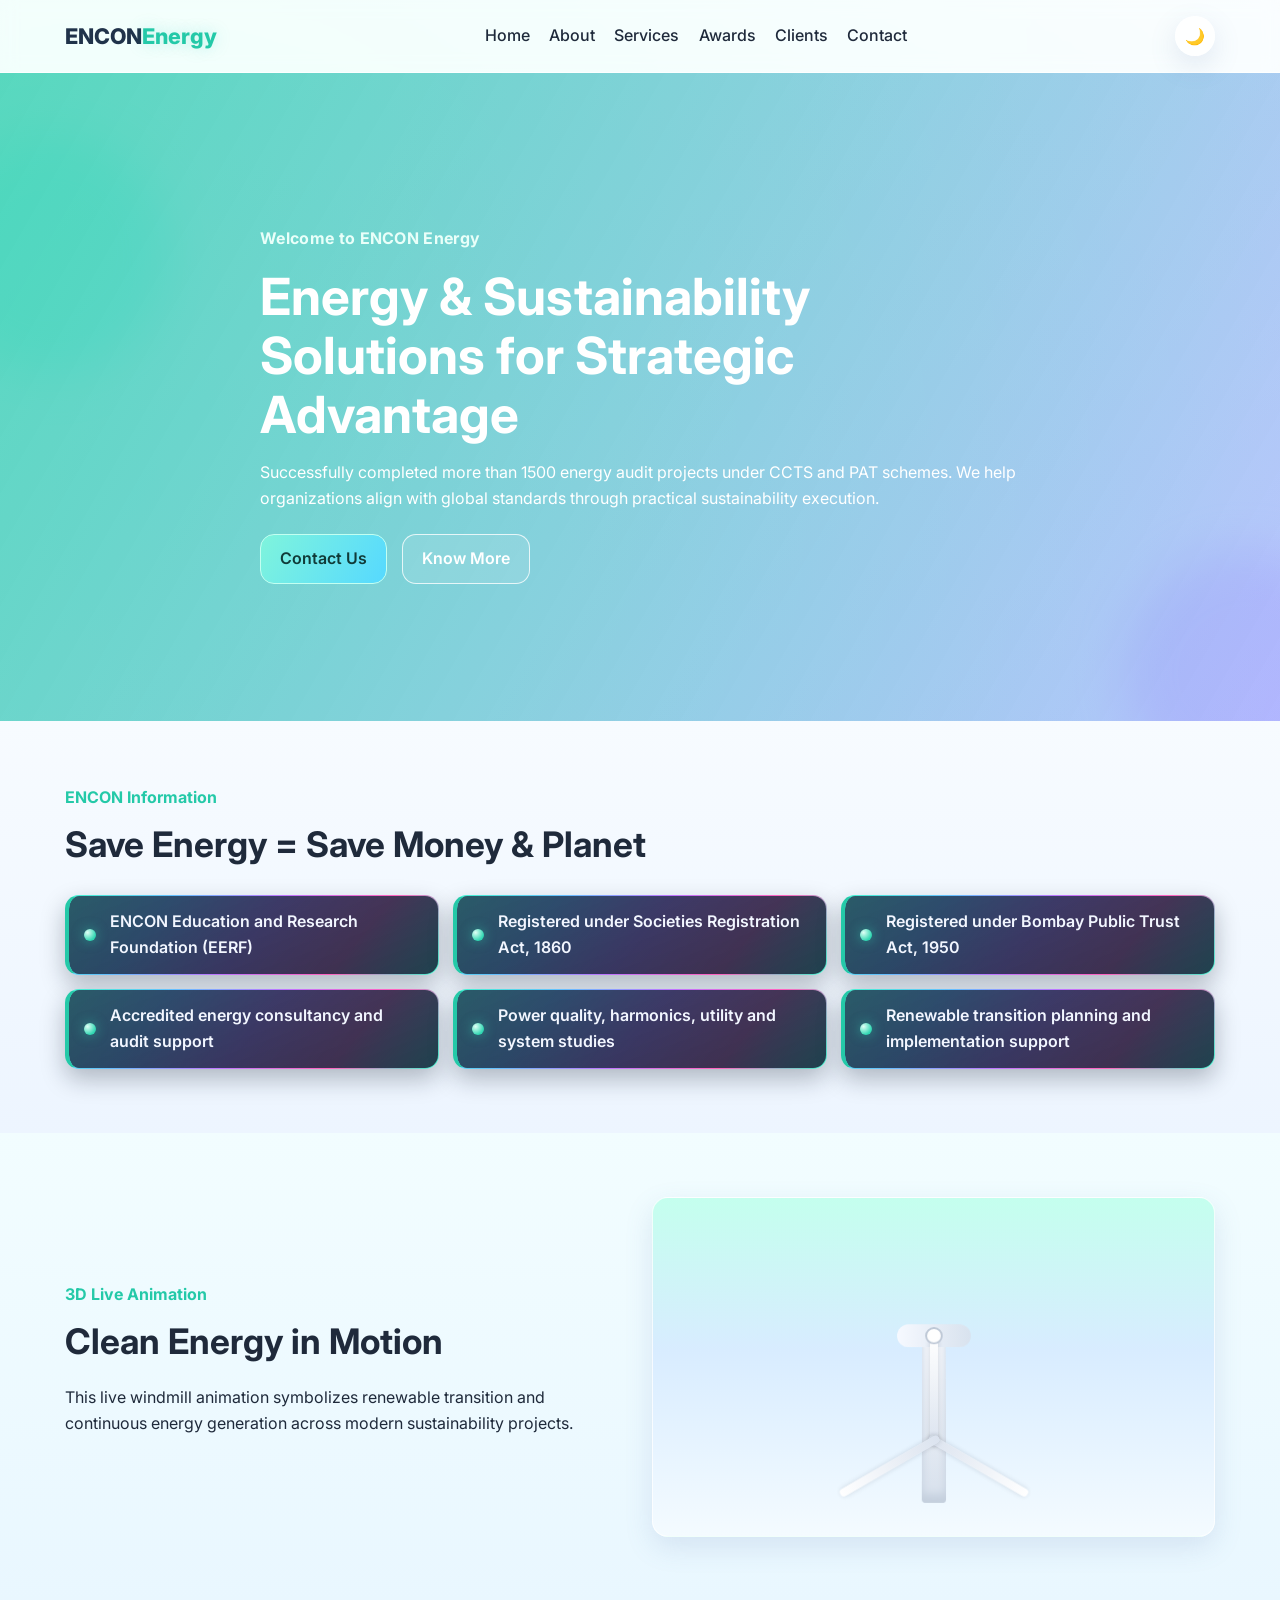
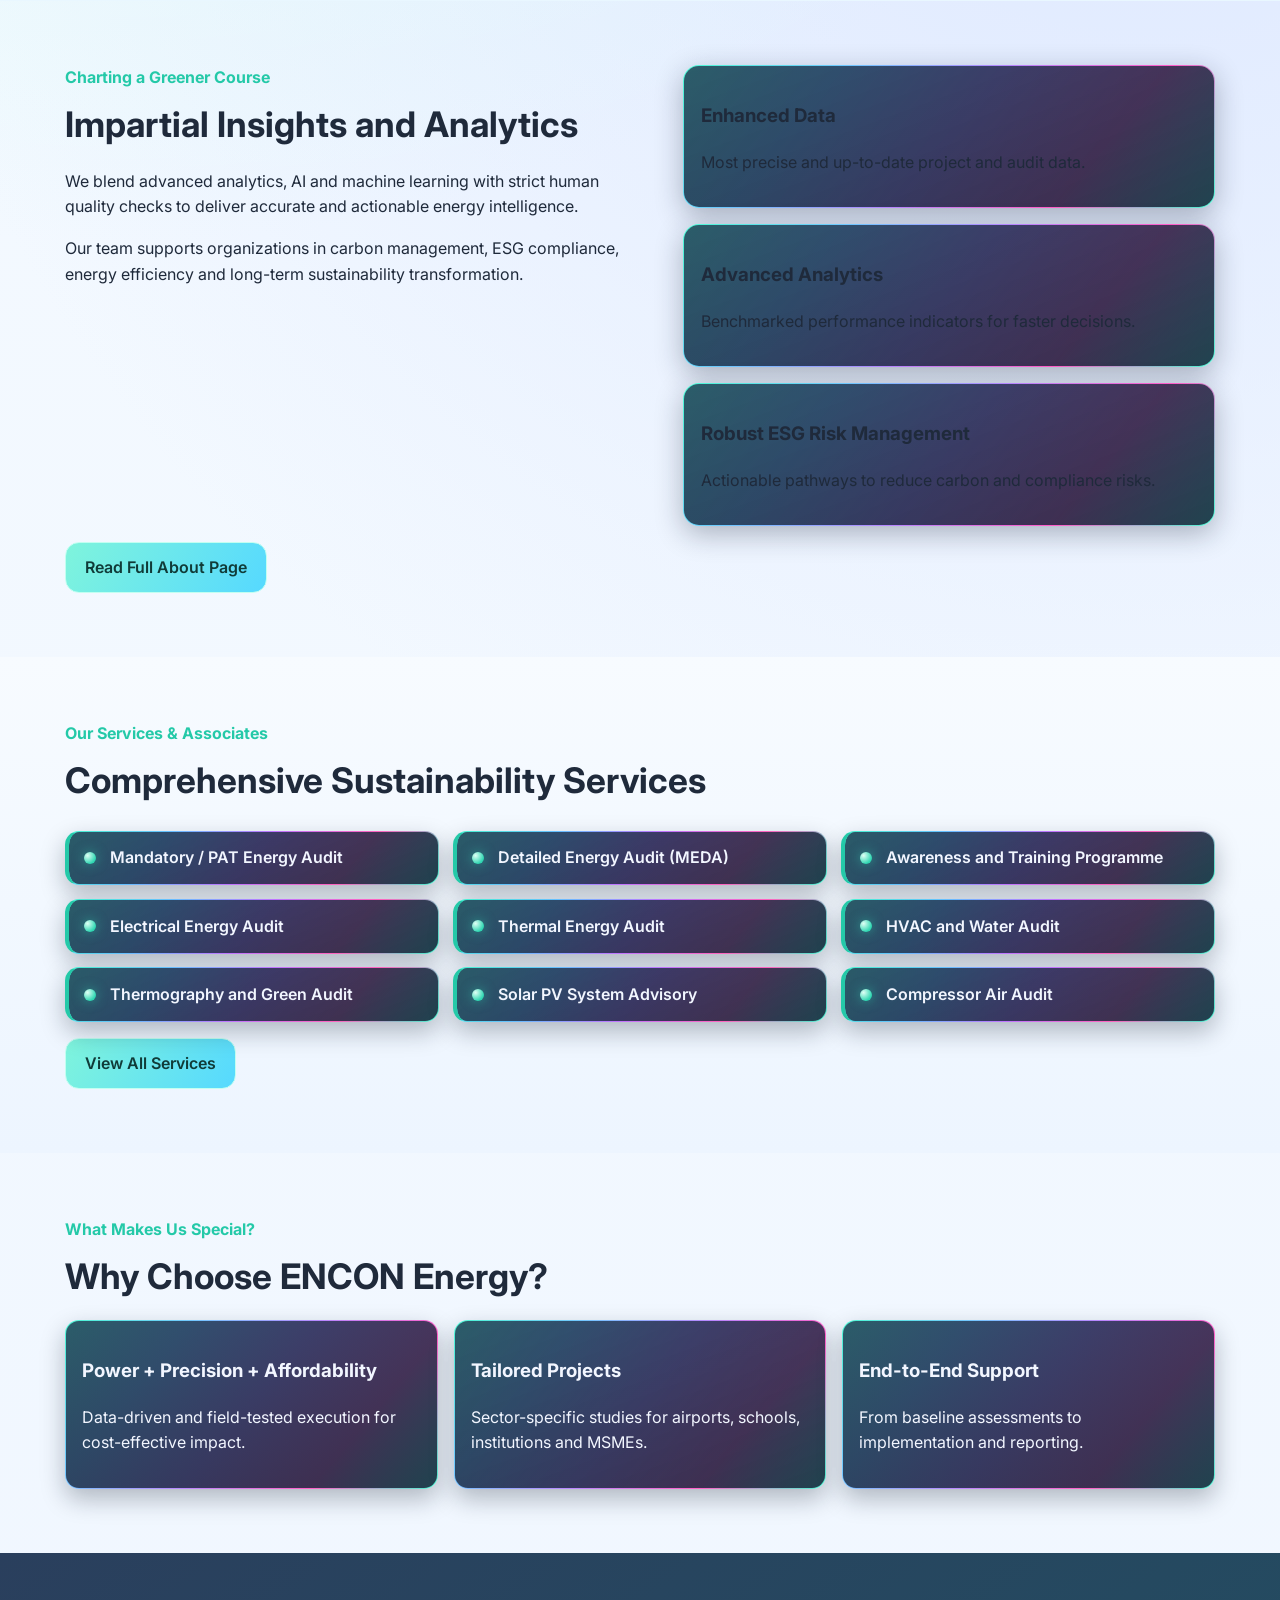
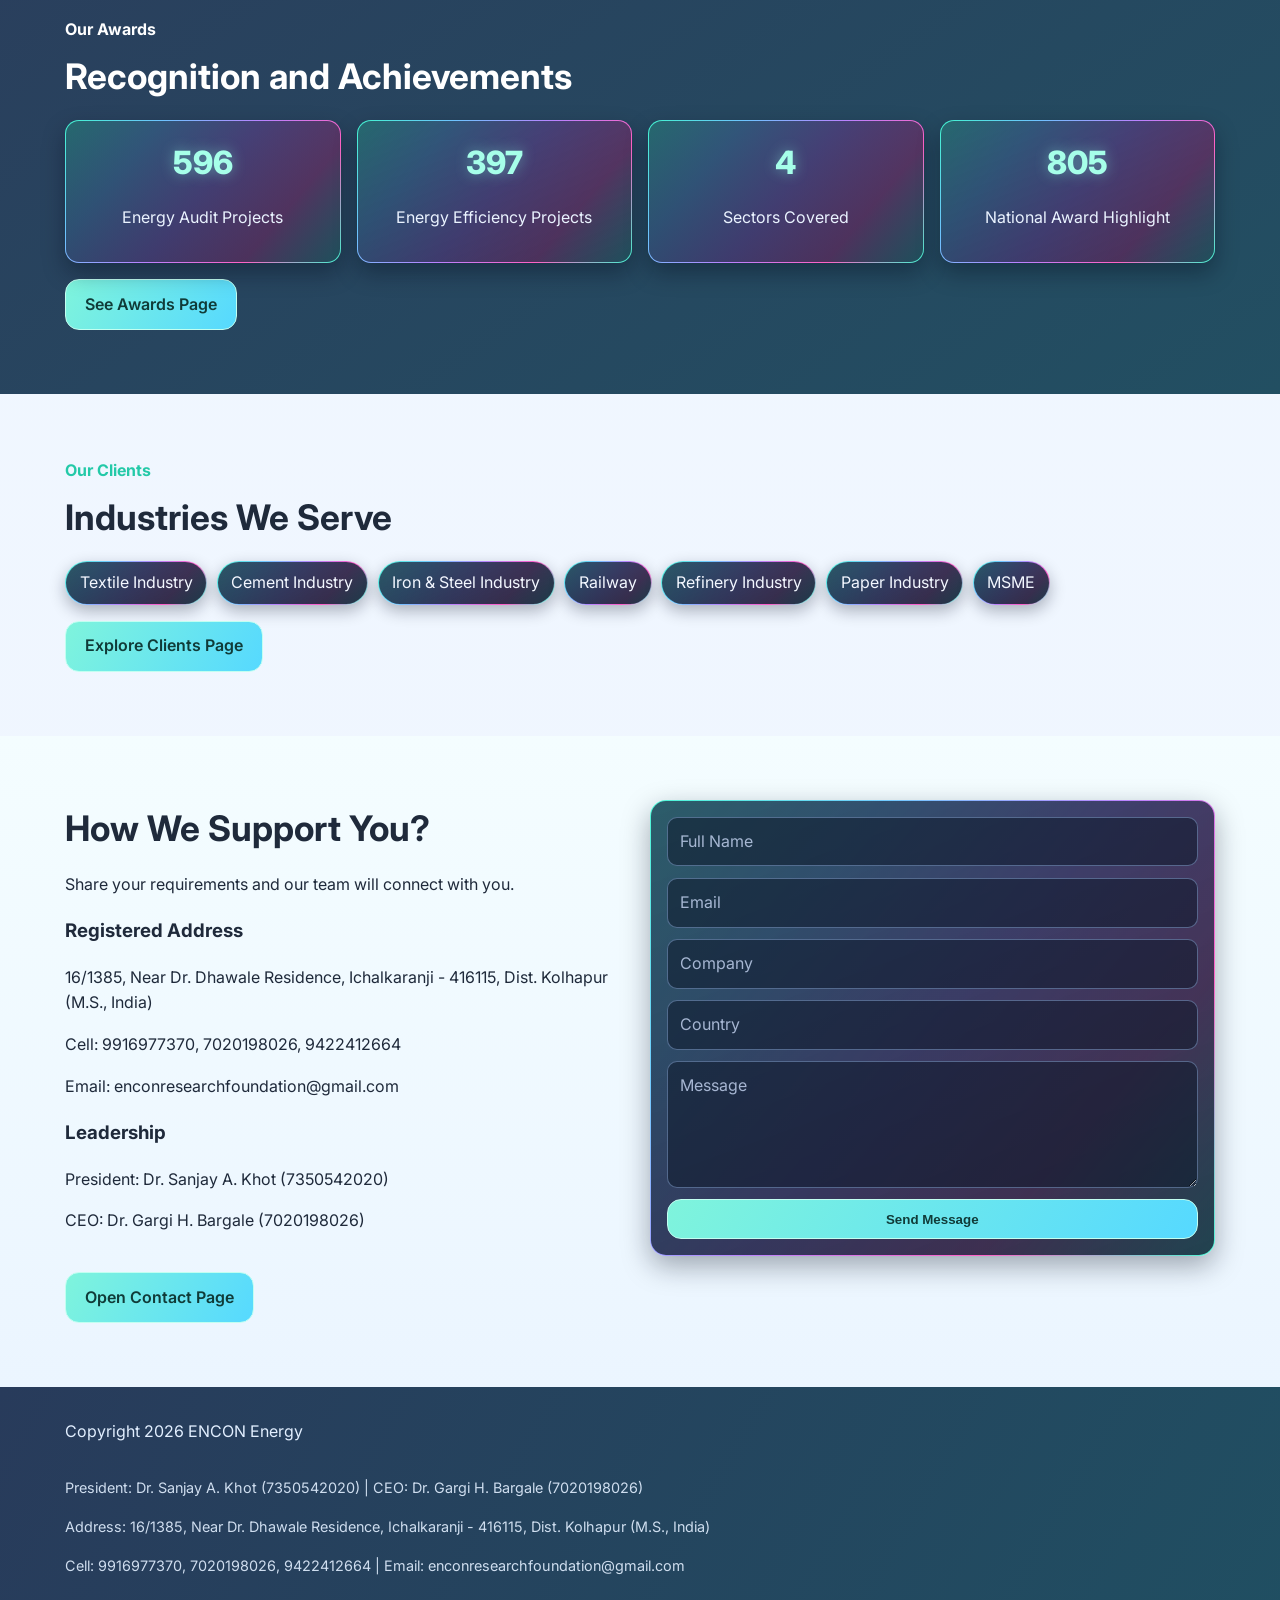
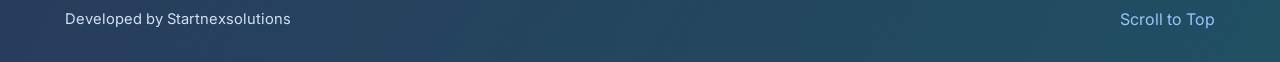
<file: index.html>
<!DOCTYPE html>
<html lang="en">
<head>
  <meta charset="UTF-8">
  <meta name="viewport" content="width=device-width, initial-scale=1.0">
  <title>ENCON Energy | Home</title>
  <link rel="preconnect" href="https://fonts.googleapis.com">
  <link rel="preconnect" href="https://fonts.gstatic.com" crossorigin>
  <link href="https://fonts.googleapis.com/css2?family=Inter:wght@400;500;600;700;800&display=swap" rel="stylesheet">
  <link rel="stylesheet" href="styles.css">
</head>
<body>
  <header class="site-header" id="top">
    <div class="container nav-wrap">
      <a class="logo" href="index.html">ENCON<span>Energy</span></a>
      <nav class="nav" id="mainNav">
        <ul>
          <li><a href="index.html">Home</a></li>
          <li><a href="about.html">About</a></li>
          <li><a href="services.html">Services</a></li>
          <li><a href="awards.html">Awards</a></li>
          <li><a href="clients.html">Clients</a></li>
          <li><a href="contact.html">Contact</a></li>
        </ul>
      </nav>
      <div class="header-actions">
        <button class="theme-toggle" id="themeToggle" aria-label="Switch theme">🌙</button>
        <button class="menu-toggle" id="menuToggle" aria-label="Toggle menu" aria-expanded="false">
          <span></span><span></span><span></span>
        </button>
      </div>
    </div>
  </header>

  <section class="hero" id="home">
    <div class="hero-overlay">
      <div class="container hero-content">
        <p class="hero-tag">Welcome to ENCON Energy</p>
        <h1>Energy & Sustainability Solutions for Strategic Advantage</h1>
        <p>
          Successfully completed more than 1500 energy audit projects under CCTS and PAT schemes.
          We help organizations align with global standards through practical sustainability execution.
        </p>
        <div class="hero-actions">
          <a href="contact.html" class="btn btn-primary">Contact Us</a>
          <a href="services.html" class="btn btn-ghost">Know More</a>
        </div>
      </div>
    </div>
  </section>

  <section class="section bg-light">
    <div class="container">
      <p class="section-kicker">ENCON Information</p>
      <h2>Save Energy = Save Money & Planet</h2>
      <div class="service-grid">
        <div class="service-item">ENCON Education and Research Foundation (EERF)</div>
        <div class="service-item">Registered under Societies Registration Act, 1860</div>
        <div class="service-item">Registered under Bombay Public Trust Act, 1950</div>
        <div class="service-item">Accredited energy consultancy and audit support</div>
        <div class="service-item">Power quality, harmonics, utility and system studies</div>
        <div class="service-item">Renewable transition planning and implementation support</div>
      </div>
    </div>
  </section>

  <section class="section windmill-section" id="windmill">
    <div class="container windmill-grid">
      <div>
        <p class="section-kicker">3D Live Animation</p>
        <h2>Clean Energy in Motion</h2>
        <p>
          This live windmill animation symbolizes renewable transition and
          continuous energy generation across modern sustainability projects.
        </p>
      </div>
      <div class="windmill-scene" aria-hidden="true">
        <div class="windmill">
          <div class="tower"></div>
          <div class="nacelle"></div>
          <div class="hub"></div>
          <div class="blades">
            <span class="blade blade-1"></span>
            <span class="blade blade-2"></span>
            <span class="blade blade-3"></span>
          </div>
        </div>
        <span class="cloud cloud-1"></span>
        <span class="cloud cloud-2"></span>
      </div>
    </div>
  </section>

  <section class="section" id="about">
    <div class="container grid-2">
      <div>
        <p class="section-kicker">Charting a Greener Course</p>
        <h2>Impartial Insights and Analytics</h2>
        <p>
          We blend advanced analytics, AI and machine learning with strict human quality checks to
          deliver accurate and actionable energy intelligence.
        </p>
        <p>
          Our team supports organizations in carbon management, ESG compliance, energy efficiency
          and long-term sustainability transformation.
        </p>
      </div>
      <div class="cards">
        <article class="card">
          <h3>Enhanced Data</h3>
          <p>Most precise and up-to-date project and audit data.</p>
        </article>
        <article class="card">
          <h3>Advanced Analytics</h3>
          <p>Benchmarked performance indicators for faster decisions.</p>
        </article>
        <article class="card">
          <h3>Robust ESG Risk Management</h3>
          <p>Actionable pathways to reduce carbon and compliance risks.</p>
        </article>
      </div>
    </div>
    <div class="container section-link-wrap">
      <a class="btn btn-primary" href="about.html">Read Full About Page</a>
    </div>
  </section>

  <section class="section bg-light" id="services">
    <div class="container">
      <p class="section-kicker">Our Services & Associates</p>
      <h2>Comprehensive Sustainability Services</h2>
      <div class="service-grid">
        <div class="service-item">Mandatory / PAT Energy Audit</div>
        <div class="service-item">Detailed Energy Audit (MEDA)</div>
        <div class="service-item">Awareness and Training Programme</div>
        <div class="service-item">Electrical Energy Audit</div>
        <div class="service-item">Thermal Energy Audit</div>
        <div class="service-item">HVAC and Water Audit</div>
        <div class="service-item">Thermography and Green Audit</div>
        <div class="service-item">Solar PV System Advisory</div>
        <div class="service-item">Compressor Air Audit</div>
      </div>
    </div>
    <div class="container section-link-wrap">
      <a class="btn btn-primary" href="services.html">View All Services</a>
    </div>
  </section>

  <section class="section" id="team">
    <div class="container">
      <p class="section-kicker">What Makes Us Special?</p>
      <h2>Why Choose ENCON Energy?</h2>
      <div class="feature-grid">
        <article>
          <h3>Power + Precision + Affordability</h3>
          <p>Data-driven and field-tested execution for cost-effective impact.</p>
        </article>
        <article>
          <h3>Tailored Projects</h3>
          <p>Sector-specific studies for airports, schools, institutions and MSMEs.</p>
        </article>
        <article>
          <h3>End-to-End Support</h3>
          <p>From baseline assessments to implementation and reporting.</p>
        </article>
      </div>
    </div>
  </section>

  <section class="section bg-dark" id="awards">
    <div class="container">
      <p class="section-kicker">Our Awards</p>
      <h2>Recognition and Achievements</h2>
      <div class="stats">
        <div class="stat">
          <span class="count" data-target="1500">0</span>
          <p>Energy Audit Projects</p>
        </div>
        <div class="stat">
          <span class="count" data-target="1000">0</span>
          <p>Energy Efficiency Projects</p>
        </div>
        <div class="stat">
          <span class="count" data-target="12">0</span>
          <p>Sectors Covered</p>
        </div>
        <div class="stat">
          <span class="count" data-target="2025">0</span>
          <p>National Award Highlight</p>
        </div>
      </div>
    </div>
    <div class="container section-link-wrap">
      <a class="btn btn-primary" href="awards.html">See Awards Page</a>
    </div>
  </section>

  <section class="section" id="clients">
    <div class="container">
      <p class="section-kicker">Our Clients</p>
      <h2>Industries We Serve</h2>
      <div class="industries">
        <span>Textile Industry</span>
        <span>Cement Industry</span>
        <span>Iron & Steel Industry</span>
        <span>Railway</span>
        <span>Refinery Industry</span>
        <span>Paper Industry</span>
        <span>MSME</span>
      </div>
    </div>
    <div class="container section-link-wrap">
      <a class="btn btn-primary" href="clients.html">Explore Clients Page</a>
    </div>
  </section>

  <section class="section contact" id="contact">
    <div class="container contact-grid">
      <div>
        <h2>How We Support You?</h2>
        <p>Share your requirements and our team will connect with you.</p>
        <div class="office">
          <h3>Registered Address</h3>
          <p>16/1385, Near Dr. Dhawale Residence, Ichalkaranji - 416115, Dist. Kolhapur (M.S., India)</p>
          <p>Cell: 9916977370, 7020198026, 9422412664</p>
          <p>Email: enconresearchfoundation@gmail.com</p>
        </div>
        <div class="office">
          <h3>Leadership</h3>
          <p>President: Dr. Sanjay A. Khot (7350542020)</p>
          <p>CEO: Dr. Gargi H. Bargale (7020198026)</p>
        </div>
      </div>
      <form class="contact-form">
        <input type="text" placeholder="Full Name" required>
        <input type="email" placeholder="Email" required>
        <input type="text" placeholder="Company">
        <input type="text" placeholder="Country">
        <textarea rows="4" placeholder="Message"></textarea>
        <button type="submit" class="btn btn-primary">Send Message</button>
      </form>
    </div>
    <div class="container section-link-wrap">
      <a class="btn btn-primary" href="contact.html">Open Contact Page</a>
    </div>
  </section>

  <footer class="site-footer">
    <div class="container">
      <p>Copyright 2026 ENCON Energy</p>
      <p class="footer-info">President: Dr. Sanjay A. Khot (7350542020) | CEO: Dr. Gargi H. Bargale (7020198026)</p>
      <p class="footer-info">Address: 16/1385, Near Dr. Dhawale Residence, Ichalkaranji - 416115, Dist. Kolhapur (M.S., India)</p>
      <p class="footer-info">Cell: 9916977370, 7020198026, 9422412664 | Email: enconresearchfoundation@gmail.com</p>
      <p class="developed-by">Developed by Startnexsolutions</p>
      <a href="#top" id="scrollTop">Scroll to Top</a>
    </div>
  </footer>

  <script src="script.js"></script>
</body>
</html>
</file>
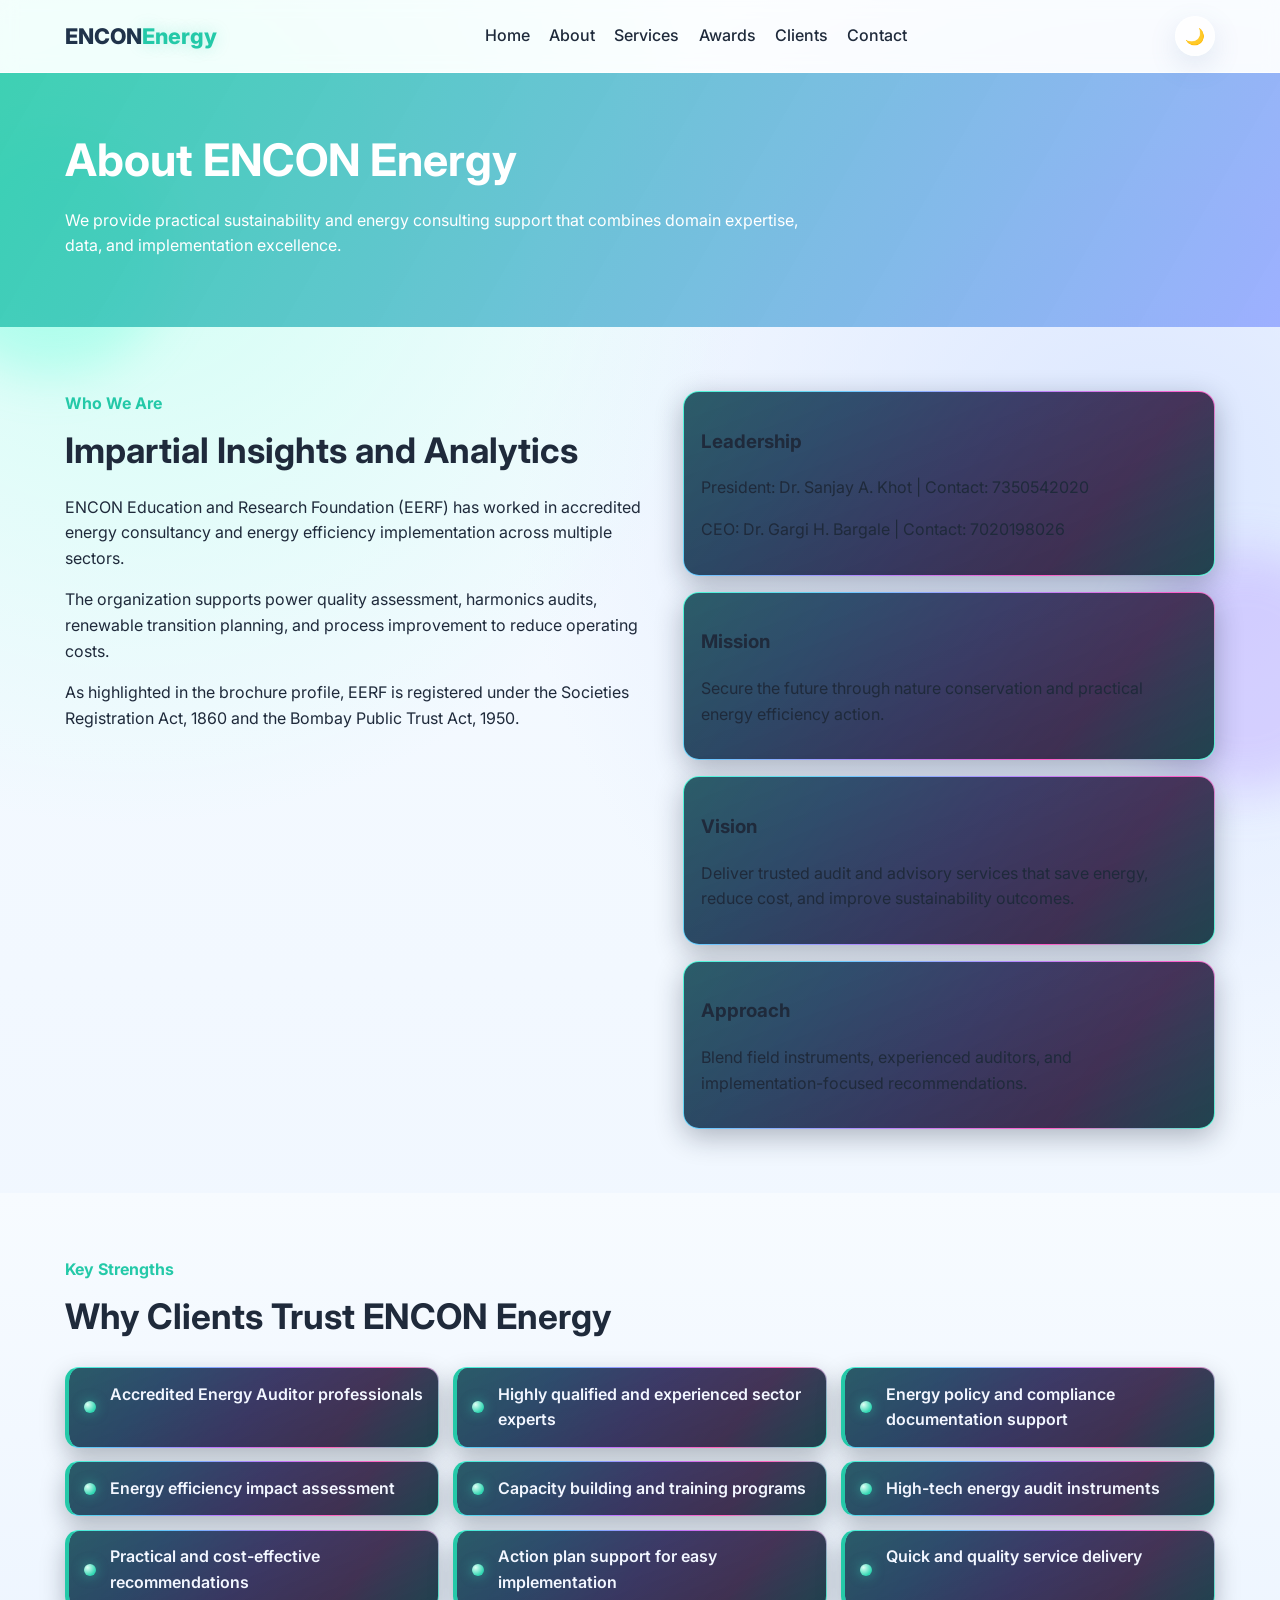
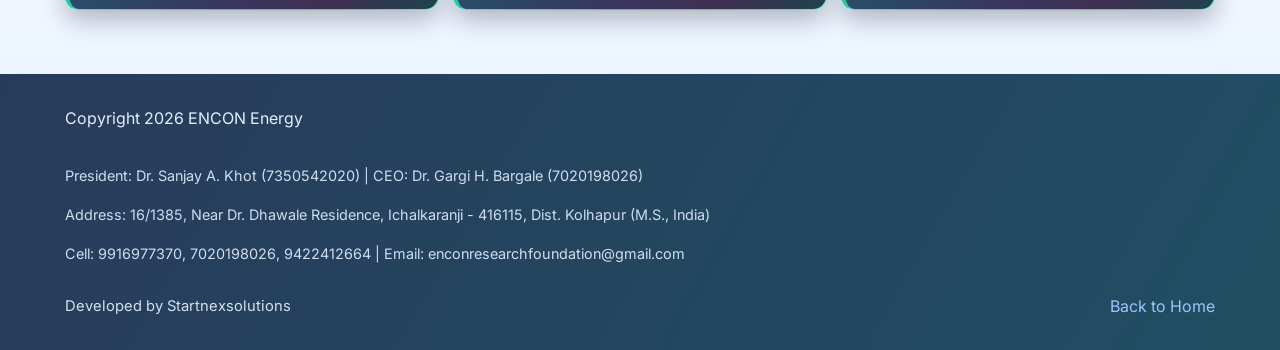
<file: about.html>
<!DOCTYPE html>
<html lang="en">
<head>
  <meta charset="UTF-8">
  <meta name="viewport" content="width=device-width, initial-scale=1.0">
  <title>ENCON Energy | About</title>
  <link rel="preconnect" href="https://fonts.googleapis.com">
  <link rel="preconnect" href="https://fonts.gstatic.com" crossorigin>
  <link href="https://fonts.googleapis.com/css2?family=Inter:wght@400;500;600;700;800&display=swap" rel="stylesheet">
  <link rel="stylesheet" href="styles.css">
</head>
<body>
  <header class="site-header">
    <div class="container nav-wrap">
      <a class="logo" href="index.html">ENCON<span>Energy</span></a>
      <nav class="nav" id="mainNav">
        <ul>
          <li><a href="index.html">Home</a></li>
          <li><a href="about.html">About</a></li>
          <li><a href="services.html">Services</a></li>
          <li><a href="awards.html">Awards</a></li>
          <li><a href="clients.html">Clients</a></li>
          <li><a href="contact.html">Contact</a></li>
        </ul>
      </nav>
      <div class="header-actions">
        <button class="theme-toggle" id="themeToggle" aria-label="Switch theme">🌙</button>
        <button class="menu-toggle" id="menuToggle" aria-label="Toggle menu" aria-expanded="false">
          <span></span><span></span><span></span>
        </button>
      </div>
    </div>
  </header>

  <section class="page-hero">
    <div class="container">
      <h1>About ENCON Energy</h1>
      <p>We provide practical sustainability and energy consulting support that combines domain expertise, data, and implementation excellence.</p>
    </div>
  </section>

  <section class="section">
    <div class="container grid-2">
      <div>
        <p class="section-kicker">Who We Are</p>
        <h2>Impartial Insights and Analytics</h2>
        <p>ENCON Education and Research Foundation (EERF) has worked in accredited energy consultancy and energy efficiency implementation across multiple sectors.</p>
        <p>The organization supports power quality assessment, harmonics audits, renewable transition planning, and process improvement to reduce operating costs.</p>
        <p>As highlighted in the brochure profile, EERF is registered under the Societies Registration Act, 1860 and the Bombay Public Trust Act, 1950.</p>
      </div>
      <div class="cards">
        <article class="card">
          <h3>Leadership</h3>
          <p>President: Dr. Sanjay A. Khot | Contact: 7350542020</p>
          <p>CEO: Dr. Gargi H. Bargale | Contact: 7020198026</p>
        </article>
        <article class="card">
          <h3>Mission</h3>
          <p>Secure the future through nature conservation and practical energy efficiency action.</p>
        </article>
        <article class="card">
          <h3>Vision</h3>
          <p>Deliver trusted audit and advisory services that save energy, reduce cost, and improve sustainability outcomes.</p>
        </article>
        <article class="card">
          <h3>Approach</h3>
          <p>Blend field instruments, experienced auditors, and implementation-focused recommendations.</p>
        </article>
      </div>
    </div>
  </section>

  <section class="section bg-light">
    <div class="container">
      <p class="section-kicker">Key Strengths</p>
      <h2>Why Clients Trust ENCON Energy</h2>
      <div class="service-grid">
        <div class="service-item">Accredited Energy Auditor professionals</div>
        <div class="service-item">Highly qualified and experienced sector experts</div>
        <div class="service-item">Energy policy and compliance documentation support</div>
        <div class="service-item">Energy efficiency impact assessment</div>
        <div class="service-item">Capacity building and training programs</div>
        <div class="service-item">High-tech energy audit instruments</div>
        <div class="service-item">Practical and cost-effective recommendations</div>
        <div class="service-item">Action plan support for easy implementation</div>
        <div class="service-item">Quick and quality service delivery</div>
      </div>
    </div>
  </section>

  <footer class="site-footer">
    <div class="container">
      <p>Copyright 2026 ENCON Energy</p>
      <p class="footer-info">President: Dr. Sanjay A. Khot (7350542020) | CEO: Dr. Gargi H. Bargale (7020198026)</p>
      <p class="footer-info">Address: 16/1385, Near Dr. Dhawale Residence, Ichalkaranji - 416115, Dist. Kolhapur (M.S., India)</p>
      <p class="footer-info">Cell: 9916977370, 7020198026, 9422412664 | Email: enconresearchfoundation@gmail.com</p>
      <p class="developed-by">Developed by Startnexsolutions</p>
      <a href="index.html">Back to Home</a>
    </div>
  </footer>

  <script src="script.js"></script>
</body>
</html>
</file>
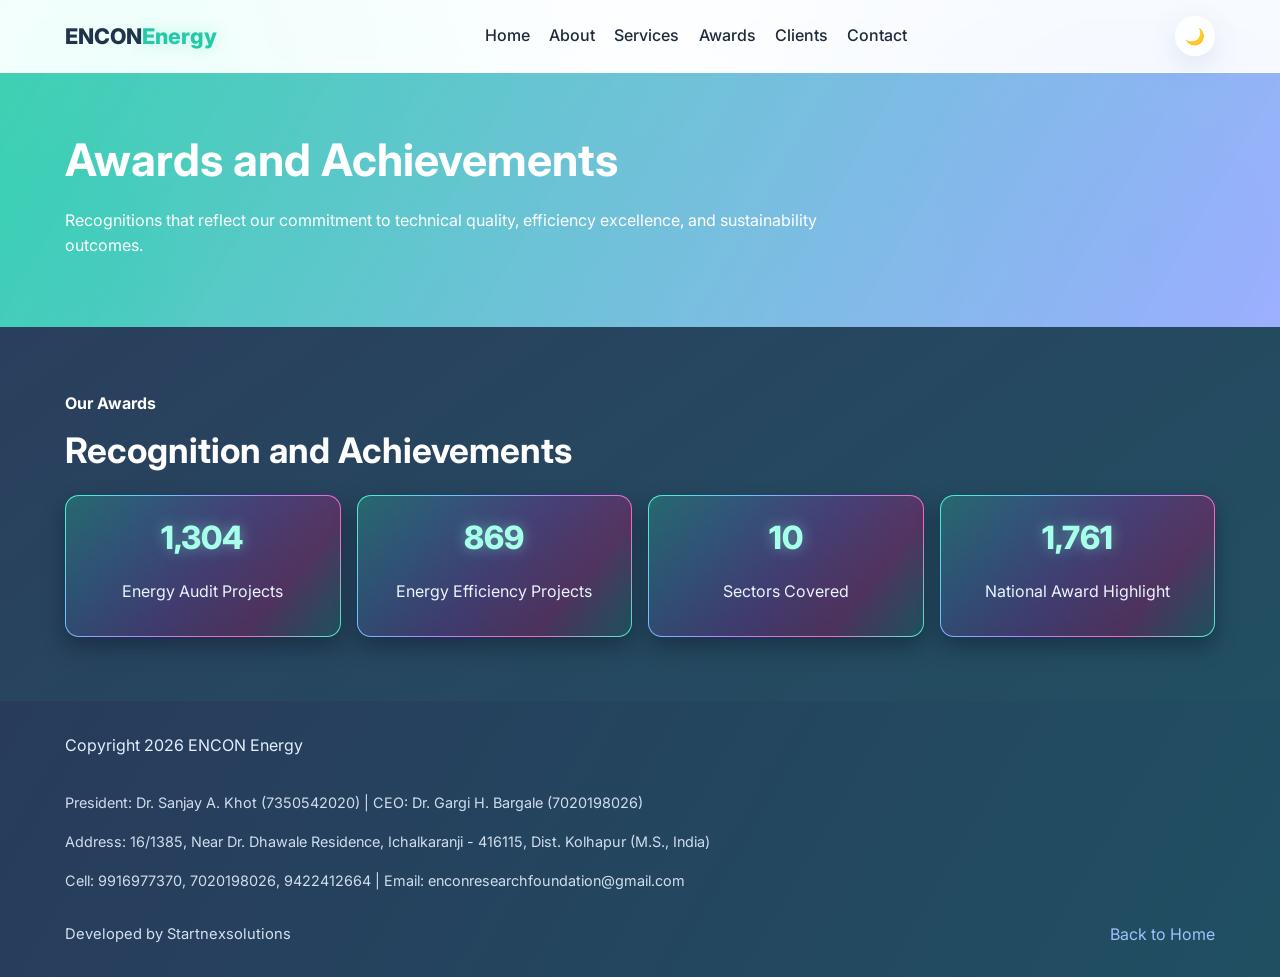
<file: awards.html>
<!DOCTYPE html>
<html lang="en">
<head>
  <meta charset="UTF-8">
  <meta name="viewport" content="width=device-width, initial-scale=1.0">
  <title>ENCON Energy | Awards</title>
  <link rel="preconnect" href="https://fonts.googleapis.com">
  <link rel="preconnect" href="https://fonts.gstatic.com" crossorigin>
  <link href="https://fonts.googleapis.com/css2?family=Inter:wght@400;500;600;700;800&display=swap" rel="stylesheet">
  <link rel="stylesheet" href="styles.css">
</head>
<body>
  <header class="site-header">
    <div class="container nav-wrap">
      <a class="logo" href="index.html">ENCON<span>Energy</span></a>
      <nav class="nav" id="mainNav">
        <ul>
          <li><a href="index.html">Home</a></li>
          <li><a href="about.html">About</a></li>
          <li><a href="services.html">Services</a></li>
          <li><a href="awards.html">Awards</a></li>
          <li><a href="clients.html">Clients</a></li>
          <li><a href="contact.html">Contact</a></li>
        </ul>
      </nav>
      <div class="header-actions">
        <button class="theme-toggle" id="themeToggle" aria-label="Switch theme">🌙</button>
        <button class="menu-toggle" id="menuToggle" aria-label="Toggle menu" aria-expanded="false">
          <span></span><span></span><span></span>
        </button>
      </div>
    </div>
  </header>

  <section class="page-hero">
    <div class="container">
      <h1>Awards and Achievements</h1>
      <p>Recognitions that reflect our commitment to technical quality, efficiency excellence, and sustainability outcomes.</p>
    </div>
  </section>

  <section class="section bg-dark" id="awards">
    <div class="container">
      <p class="section-kicker">Our Awards</p>
      <h2>Recognition and Achievements</h2>
      <div class="stats">
        <div class="stat">
          <span class="count" data-target="1500">0</span>
          <p>Energy Audit Projects</p>
        </div>
        <div class="stat">
          <span class="count" data-target="1000">0</span>
          <p>Energy Efficiency Projects</p>
        </div>
        <div class="stat">
          <span class="count" data-target="12">0</span>
          <p>Sectors Covered</p>
        </div>
        <div class="stat">
          <span class="count" data-target="2025">0</span>
          <p>National Award Highlight</p>
        </div>
      </div>
    </div>
  </section>

  <footer class="site-footer">
    <div class="container">
      <p>Copyright 2026 ENCON Energy</p>
      <p class="footer-info">President: Dr. Sanjay A. Khot (7350542020) | CEO: Dr. Gargi H. Bargale (7020198026)</p>
      <p class="footer-info">Address: 16/1385, Near Dr. Dhawale Residence, Ichalkaranji - 416115, Dist. Kolhapur (M.S., India)</p>
      <p class="footer-info">Cell: 9916977370, 7020198026, 9422412664 | Email: enconresearchfoundation@gmail.com</p>
      <p class="developed-by">Developed by Startnexsolutions</p>
      <a href="index.html">Back to Home</a>
    </div>
  </footer>

  <script src="script.js"></script>
</body>
</html>
</file>
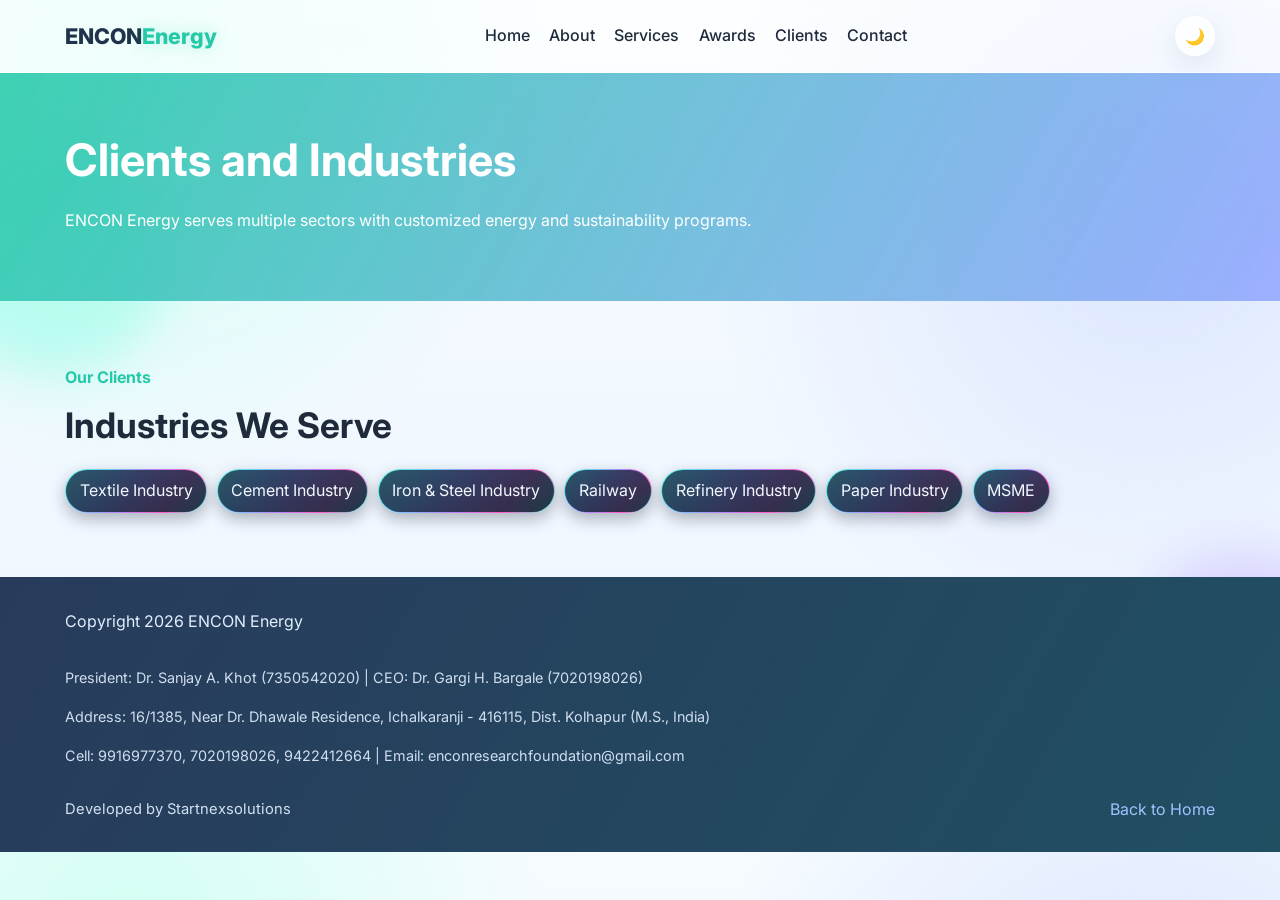
<file: clients.html>
<!DOCTYPE html>
<html lang="en">
<head>
  <meta charset="UTF-8">
  <meta name="viewport" content="width=device-width, initial-scale=1.0">
  <title>ENCON Energy | Clients</title>
  <link rel="preconnect" href="https://fonts.googleapis.com">
  <link rel="preconnect" href="https://fonts.gstatic.com" crossorigin>
  <link href="https://fonts.googleapis.com/css2?family=Inter:wght@400;500;600;700;800&display=swap" rel="stylesheet">
  <link rel="stylesheet" href="styles.css">
</head>
<body>
  <header class="site-header">
    <div class="container nav-wrap">
      <a class="logo" href="index.html">ENCON<span>Energy</span></a>
      <nav class="nav" id="mainNav">
        <ul>
          <li><a href="index.html">Home</a></li>
          <li><a href="about.html">About</a></li>
          <li><a href="services.html">Services</a></li>
          <li><a href="awards.html">Awards</a></li>
          <li><a href="clients.html">Clients</a></li>
          <li><a href="contact.html">Contact</a></li>
        </ul>
      </nav>
      <div class="header-actions">
        <button class="theme-toggle" id="themeToggle" aria-label="Switch theme">🌙</button>
        <button class="menu-toggle" id="menuToggle" aria-label="Toggle menu" aria-expanded="false">
          <span></span><span></span><span></span>
        </button>
      </div>
    </div>
  </header>

  <section class="page-hero">
    <div class="container">
      <h1>Clients and Industries</h1>
      <p>ENCON Energy serves multiple sectors with customized energy and sustainability programs.</p>
    </div>
  </section>

  <section class="section">
    <div class="container">
      <p class="section-kicker">Our Clients</p>
      <h2>Industries We Serve</h2>
      <div class="industries">
        <span>Textile Industry</span>
        <span>Cement Industry</span>
        <span>Iron & Steel Industry</span>
        <span>Railway</span>
        <span>Refinery Industry</span>
        <span>Paper Industry</span>
        <span>MSME</span>
      </div>
    </div>
  </section>

  <footer class="site-footer">
    <div class="container">
      <p>Copyright 2026 ENCON Energy</p>
      <p class="footer-info">President: Dr. Sanjay A. Khot (7350542020) | CEO: Dr. Gargi H. Bargale (7020198026)</p>
      <p class="footer-info">Address: 16/1385, Near Dr. Dhawale Residence, Ichalkaranji - 416115, Dist. Kolhapur (M.S., India)</p>
      <p class="footer-info">Cell: 9916977370, 7020198026, 9422412664 | Email: enconresearchfoundation@gmail.com</p>
      <p class="developed-by">Developed by Startnexsolutions</p>
      <a href="index.html">Back to Home</a>
    </div>
  </footer>

  <script src="script.js"></script>
</body>
</html>
</file>
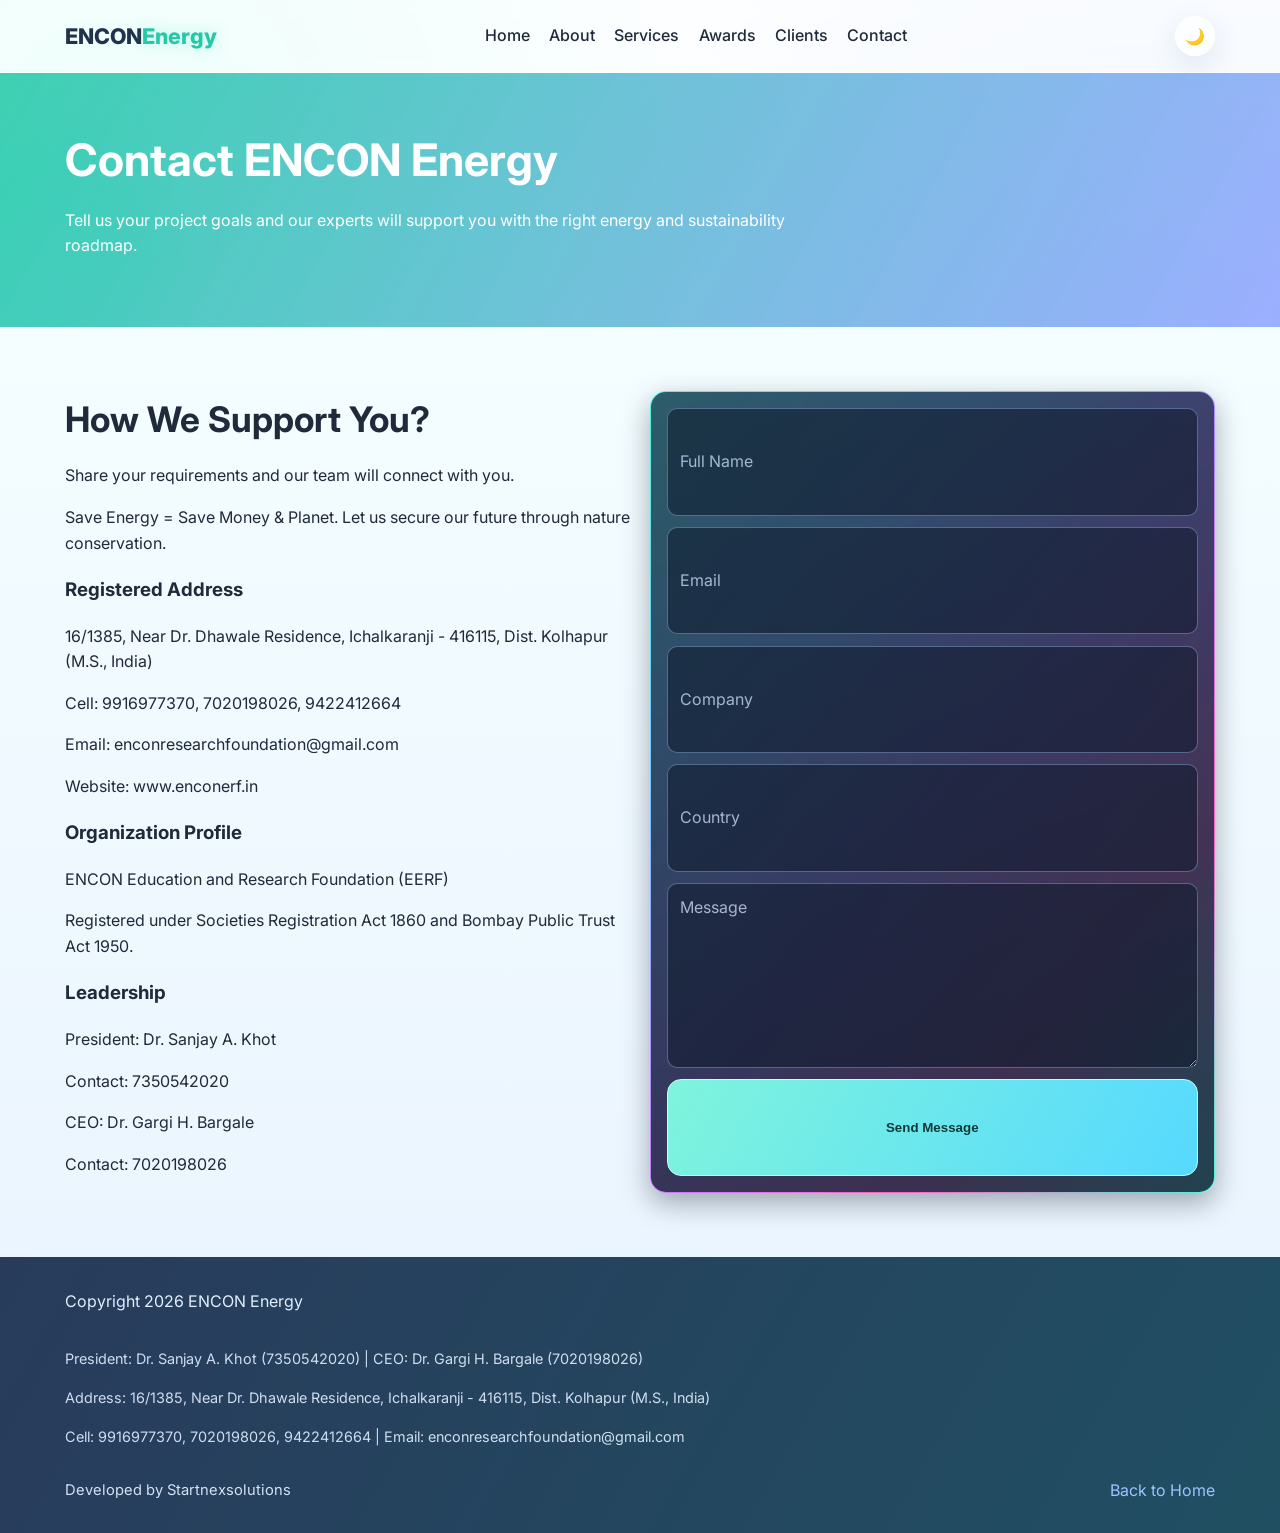
<file: contact.html>
<!DOCTYPE html>
<html lang="en">
<head>
  <meta charset="UTF-8">
  <meta name="viewport" content="width=device-width, initial-scale=1.0">
  <title>ENCON Energy | Contact</title>
  <link rel="preconnect" href="https://fonts.googleapis.com">
  <link rel="preconnect" href="https://fonts.gstatic.com" crossorigin>
  <link href="https://fonts.googleapis.com/css2?family=Inter:wght@400;500;600;700;800&display=swap" rel="stylesheet">
  <link rel="stylesheet" href="styles.css">
</head>
<body>
  <header class="site-header">
    <div class="container nav-wrap">
      <a class="logo" href="index.html">ENCON<span>Energy</span></a>
      <nav class="nav" id="mainNav">
        <ul>
          <li><a href="index.html">Home</a></li>
          <li><a href="about.html">About</a></li>
          <li><a href="services.html">Services</a></li>
          <li><a href="awards.html">Awards</a></li>
          <li><a href="clients.html">Clients</a></li>
          <li><a href="contact.html">Contact</a></li>
        </ul>
      </nav>
      <div class="header-actions">
        <button class="theme-toggle" id="themeToggle" aria-label="Switch theme">🌙</button>
        <button class="menu-toggle" id="menuToggle" aria-label="Toggle menu" aria-expanded="false">
          <span></span><span></span><span></span>
        </button>
      </div>
    </div>
  </header>

  <section class="page-hero">
    <div class="container">
      <h1>Contact ENCON Energy</h1>
      <p>Tell us your project goals and our experts will support you with the right energy and sustainability roadmap.</p>
    </div>
  </section>

  <section class="section contact">
    <div class="container contact-grid">
      <div>
        <h2>How We Support You?</h2>
        <p>Share your requirements and our team will connect with you.</p>
        <p>Save Energy = Save Money & Planet. Let us secure our future through nature conservation.</p>
        <div class="office">
          <h3>Registered Address</h3>
          <p>16/1385, Near Dr. Dhawale Residence, Ichalkaranji - 416115, Dist. Kolhapur (M.S., India)</p>
          <p>Cell: 9916977370, 7020198026, 9422412664</p>
          <p>Email: enconresearchfoundation@gmail.com</p>
          <p>Website: www.enconerf.in</p>
        </div>
        <div class="office">
          <h3>Organization Profile</h3>
          <p>ENCON Education and Research Foundation (EERF)</p>
          <p>Registered under Societies Registration Act 1860 and Bombay Public Trust Act 1950.</p>
        </div>
        <div class="office">
          <h3>Leadership</h3>
          <p>President: Dr. Sanjay A. Khot</p>
          <p>Contact: 7350542020</p>
          <p>CEO: Dr. Gargi H. Bargale</p>
          <p>Contact: 7020198026</p>
        </div>
      </div>
      <form class="contact-form">
        <input type="text" placeholder="Full Name" required>
        <input type="email" placeholder="Email" required>
        <input type="text" placeholder="Company">
        <input type="text" placeholder="Country">
        <textarea rows="4" placeholder="Message"></textarea>
        <button type="submit" class="btn btn-primary">Send Message</button>
      </form>
    </div>
  </section>

  <footer class="site-footer">
    <div class="container">
      <p>Copyright 2026 ENCON Energy</p>
      <p class="footer-info">President: Dr. Sanjay A. Khot (7350542020) | CEO: Dr. Gargi H. Bargale (7020198026)</p>
      <p class="footer-info">Address: 16/1385, Near Dr. Dhawale Residence, Ichalkaranji - 416115, Dist. Kolhapur (M.S., India)</p>
      <p class="footer-info">Cell: 9916977370, 7020198026, 9422412664 | Email: enconresearchfoundation@gmail.com</p>
      <p class="developed-by">Developed by Startnexsolutions</p>
      <a href="index.html">Back to Home</a>
    </div>
  </footer>

  <script src="script.js"></script>
</body>
</html>
</file>
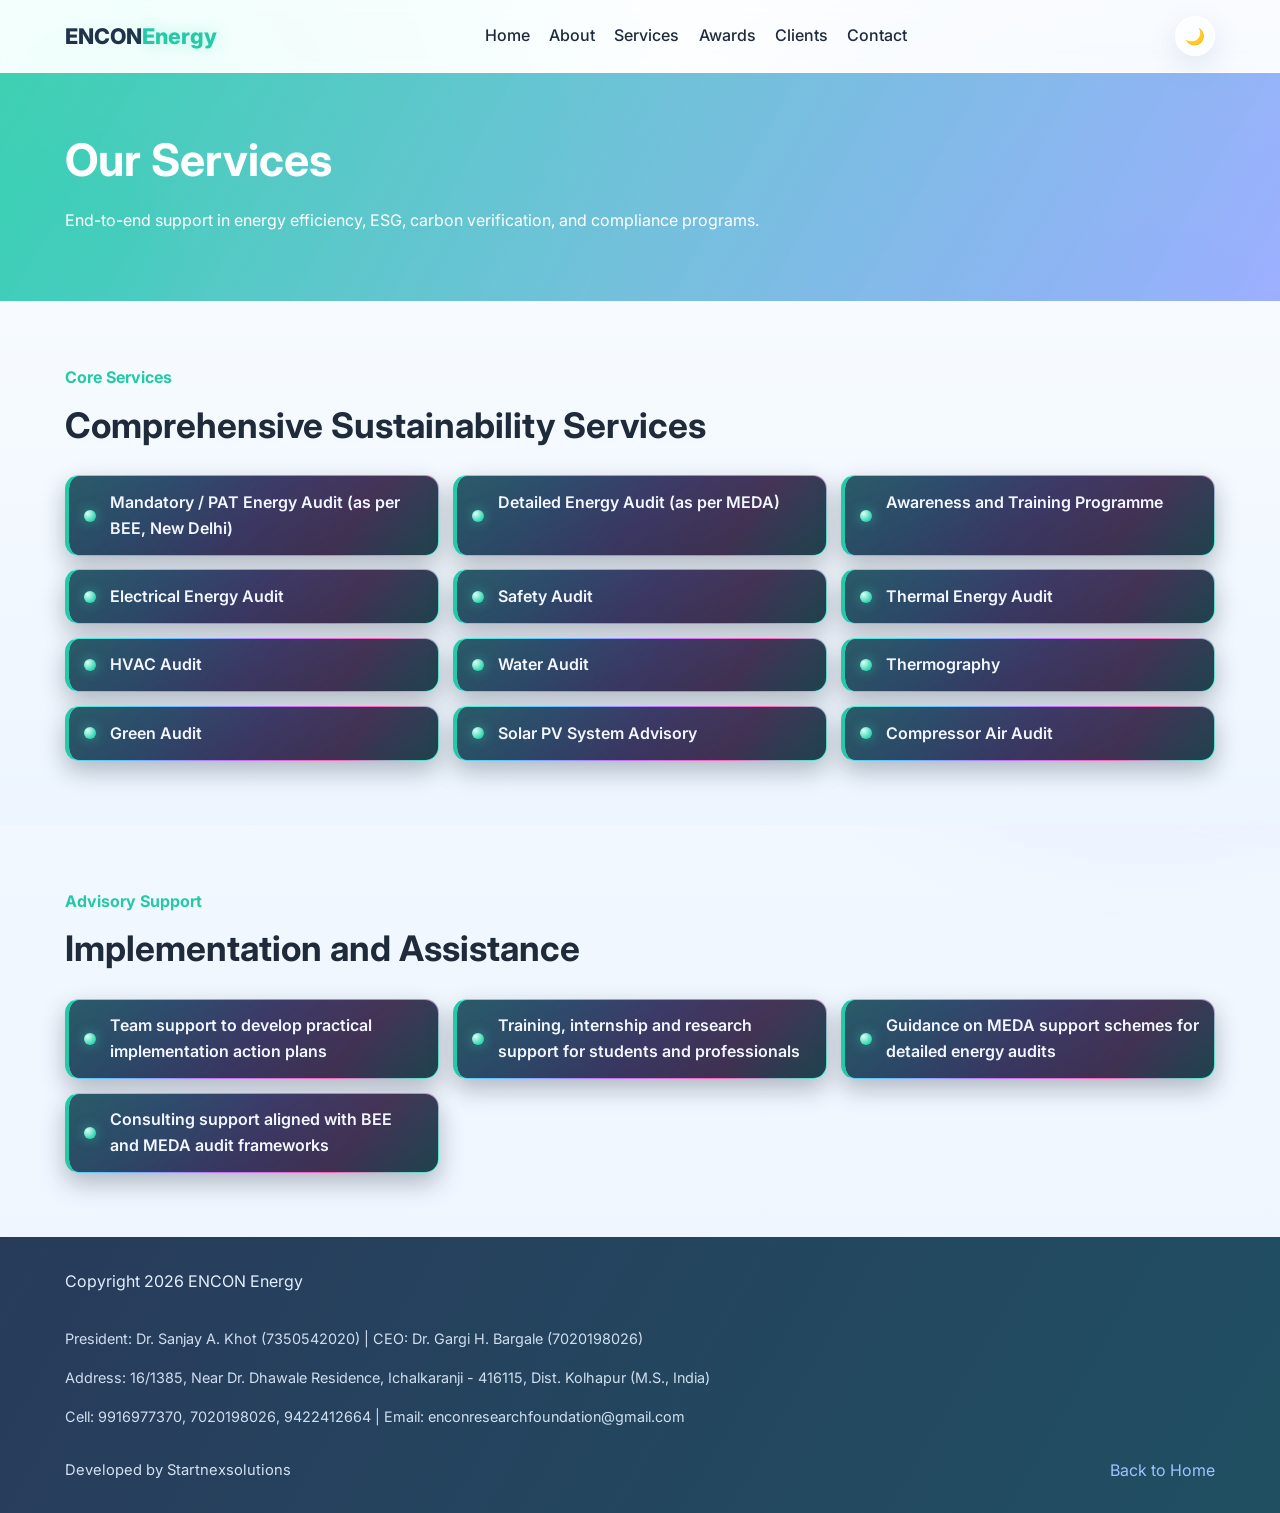
<file: services.html>
<!DOCTYPE html>
<html lang="en">
<head>
  <meta charset="UTF-8">
  <meta name="viewport" content="width=device-width, initial-scale=1.0">
  <title>ENCON Energy | Services</title>
  <link rel="preconnect" href="https://fonts.googleapis.com">
  <link rel="preconnect" href="https://fonts.gstatic.com" crossorigin>
  <link href="https://fonts.googleapis.com/css2?family=Inter:wght@400;500;600;700;800&display=swap" rel="stylesheet">
  <link rel="stylesheet" href="styles.css">
</head>
<body>
  <header class="site-header">
    <div class="container nav-wrap">
      <a class="logo" href="index.html">ENCON<span>Energy</span></a>
      <nav class="nav" id="mainNav">
        <ul>
          <li><a href="index.html">Home</a></li>
          <li><a href="about.html">About</a></li>
          <li><a href="services.html">Services</a></li>
          <li><a href="awards.html">Awards</a></li>
          <li><a href="clients.html">Clients</a></li>
          <li><a href="contact.html">Contact</a></li>
        </ul>
      </nav>
      <div class="header-actions">
        <button class="theme-toggle" id="themeToggle" aria-label="Switch theme">🌙</button>
        <button class="menu-toggle" id="menuToggle" aria-label="Toggle menu" aria-expanded="false">
          <span></span><span></span><span></span>
        </button>
      </div>
    </div>
  </header>

  <section class="page-hero">
    <div class="container">
      <h1>Our Services</h1>
      <p>End-to-end support in energy efficiency, ESG, carbon verification, and compliance programs.</p>
    </div>
  </section>

  <section class="section bg-light">
    <div class="container">
      <p class="section-kicker">Core Services</p>
      <h2>Comprehensive Sustainability Services</h2>
      <div class="service-grid">
        <div class="service-item">Mandatory / PAT Energy Audit (as per BEE, New Delhi)</div>
        <div class="service-item">Detailed Energy Audit (as per MEDA)</div>
        <div class="service-item">Awareness and Training Programme</div>
        <div class="service-item">Electrical Energy Audit</div>
        <div class="service-item">Safety Audit</div>
        <div class="service-item">Thermal Energy Audit</div>
        <div class="service-item">HVAC Audit</div>
        <div class="service-item">Water Audit</div>
        <div class="service-item">Thermography</div>
        <div class="service-item">Green Audit</div>
        <div class="service-item">Solar PV System Advisory</div>
        <div class="service-item">Compressor Air Audit</div>
      </div>
    </div>
  </section>

  <section class="section">
    <div class="container">
      <p class="section-kicker">Advisory Support</p>
      <h2>Implementation and Assistance</h2>
      <div class="service-grid">
        <div class="service-item">Team support to develop practical implementation action plans</div>
        <div class="service-item">Training, internship and research support for students and professionals</div>
        <div class="service-item">Guidance on MEDA support schemes for detailed energy audits</div>
        <div class="service-item">Consulting support aligned with BEE and MEDA audit frameworks</div>
      </div>
    </div>
  </section>

  <footer class="site-footer">
    <div class="container">
      <p>Copyright 2026 ENCON Energy</p>
      <p class="footer-info">President: Dr. Sanjay A. Khot (7350542020) | CEO: Dr. Gargi H. Bargale (7020198026)</p>
      <p class="footer-info">Address: 16/1385, Near Dr. Dhawale Residence, Ichalkaranji - 416115, Dist. Kolhapur (M.S., India)</p>
      <p class="footer-info">Cell: 9916977370, 7020198026, 9422412664 | Email: enconresearchfoundation@gmail.com</p>
      <p class="developed-by">Developed by Startnexsolutions</p>
      <a href="index.html">Back to Home</a>
    </div>
  </footer>

  <script src="script.js"></script>
</body>
</html>
</file>
<file: styles.css>
:root {
  --primary: #24c9a8;
  --primary-dark: #0f9f87;
  --accent: #88f7df;
  --text: #1f2a3b;
  --muted: #5e708b;
  --bg: #eef6ff;
  --white: #ffffff;
  --dark: #20334a;
  --glass: rgba(255, 255, 255, 0.72);
  --glass-border: rgba(255, 255, 255, 0.58);
  --shadow-soft: 0 10px 28px rgba(91, 126, 173, 0.16);
  --header-bg: rgba(255, 255, 255, 0.62);
  --header-border: rgba(255, 255, 255, 0.72);
  --panel-text: #f2f6ff;
  --field-bg: rgba(13, 24, 42, 0.55);
  --field-border: rgba(148, 183, 230, 0.45);
}

* {
  box-sizing: border-box;
}

html {
  scroll-behavior: smooth;
}

body {
  margin: 0;
  font-family: "Inter", sans-serif;
  color: var(--text);
  background:
    radial-gradient(circle at 10% 10%, #d2fff4 0%, transparent 30%),
    radial-gradient(circle at 90% 25%, #dbe6ff 0%, transparent 34%),
    linear-gradient(180deg, #f6fbff 0%, #eef5ff 100%);
  line-height: 1.6;
  transition: background 0.5s ease, color 0.35s ease;
}

body::before,
body::after {
  content: "";
  position: fixed;
  width: 240px;
  height: 240px;
  border-radius: 50%;
  z-index: -1;
  filter: blur(24px);
  animation: float-orb 10s ease-in-out infinite;
}

body::before {
  background: rgba(72, 255, 213, 0.28);
  top: 15%;
  left: -70px;
}

body::after {
  background: rgba(169, 128, 255, 0.28);
  bottom: 12%;
  right: -85px;
  animation-delay: -4s;
}

body.theme-dark {
  --text: #e8f0ff;
  --muted: #b3c4df;
  --dark: #ecf4ff;
  --bg: #071120;
  --white: #0f1d33;
  --header-bg: rgba(10, 20, 37, 0.74);
  --header-border: rgba(93, 131, 187, 0.32);
  --glass: rgba(16, 28, 48, 0.74);
  --glass-border: rgba(122, 165, 232, 0.3);
  --shadow-soft: 0 14px 32px rgba(0, 0, 0, 0.34);
  background:
    radial-gradient(circle at 12% 12%, rgba(29, 168, 145, 0.2) 0%, transparent 30%),
    radial-gradient(circle at 90% 20%, rgba(109, 90, 190, 0.22) 0%, transparent 35%),
    linear-gradient(180deg, #081426 0%, #0c1931 100%);
}

body.theme-dark h1,
body.theme-dark h2,
body.theme-dark h3,
body.theme-dark p,
body.theme-dark li,
body.theme-dark span {
  color: var(--text);
}

body.theme-dark .nav a,
body.theme-dark .logo {
  color: #e8f0ff;
}

body.theme-dark .menu-toggle span {
  background: #e8f0ff;
}

.container {
  width: min(1150px, 92%);
  margin: 0 auto;
}

.site-header {
  position: sticky;
  top: 0;
  z-index: 20;
  background: var(--header-bg);
  backdrop-filter: blur(8px);
  border-bottom: 1px solid var(--header-border);
  transition: all 0.35s ease;
}

.site-header.header-scrolled {
  box-shadow: 0 12px 26px rgba(17, 28, 46, 0.16);
  min-height: 64px;
}

.nav-wrap {
  display: flex;
  align-items: center;
  justify-content: space-between;
  min-height: 72px;
  gap: 0.9rem;
}

.logo {
  font-size: 1.35rem;
  font-weight: 800;
  color: var(--dark);
  text-decoration: none;
}

.logo span {
  color: var(--primary);
  text-shadow: 0 0 16px rgba(36, 201, 168, 0.28);
}

.nav ul {
  display: flex;
  gap: 1.2rem;
  list-style: none;
  margin: 0;
  padding: 0;
}

.nav a {
  text-decoration: none;
  color: var(--text);
  font-weight: 500;
  position: relative;
}

.nav a:hover {
  color: var(--primary);
}

.nav a::after {
  content: "";
  position: absolute;
  left: 0;
  bottom: -6px;
  width: 100%;
  height: 2px;
  background: linear-gradient(90deg, #4cf8d3, #72c9ff, #bf82ff);
  transform: scaleX(0);
  transform-origin: left;
  transition: transform 0.28s ease;
}

.nav a:hover::after {
  transform: scaleX(1);
}

.header-actions {
  display: flex;
  align-items: center;
  gap: 0.5rem;
}

.theme-toggle {
  border: 1px solid var(--glass-border);
  background: var(--glass);
  color: var(--text);
  width: 40px;
  height: 40px;
  border-radius: 999px;
  cursor: pointer;
  font-size: 1rem;
  box-shadow: var(--shadow-soft);
  transition: transform 0.25s ease;
}

.theme-toggle:hover {
  transform: rotate(18deg) scale(1.05);
}

.menu-toggle {
  display: none;
  flex-direction: column;
  gap: 5px;
  border: 0;
  background: transparent;
  cursor: pointer;
}

.menu-toggle span {
  width: 24px;
  height: 2px;
  background: var(--text);
  display: block;
}

.hero {
  min-height: 72vh;
  background:
    linear-gradient(120deg, rgba(36, 201, 168, 0.72), rgba(147, 157, 255, 0.52)),
    url("https://images.unsplash.com/photo-1466611653911-95081537e5b7?auto=format&fit=crop&w=1600&q=80") center/cover no-repeat;
  color: var(--white);
  animation: hero-pan 16s ease-in-out infinite alternate;
}

.hero-overlay {
  min-height: 72vh;
  display: grid;
  align-items: center;
}

.hero-content {
  max-width: 760px;
  padding: 4rem 0;
  animation: pop-in 0.9s ease both;
}

.hero-tag {
  font-weight: 700;
  color: #e9fff9;
  letter-spacing: 0.02em;
}

.hero h1 {
  font-size: clamp(2rem, 4.6vw, 3.2rem);
  line-height: 1.15;
  margin: 0.35rem 0 1rem;
}

.hero-actions {
  margin-top: 1.4rem;
  display: flex;
  gap: 0.9rem;
  flex-wrap: wrap;
}

.btn {
  display: inline-block;
  padding: 0.72rem 1.2rem;
  border-radius: 14px;
  text-decoration: none;
  font-weight: 600;
  border: 1px solid transparent;
  transition: transform 0.2s ease, box-shadow 0.2s ease;
}

.btn:hover {
  transform: translateY(-2px);
  box-shadow: 0 10px 22px rgba(74, 111, 161, 0.2);
}

.btn-primary {
  background: linear-gradient(120deg, #7ff4dc, #56d9ff);
  color: #103b38;
  border-color: #c2fff1;
}

.btn-primary:hover {
  background: linear-gradient(120deg, #76edd5, #4fd2f7);
}

.btn-ghost {
  border-color: rgba(255, 255, 255, 0.78);
  color: var(--white);
  background: rgba(255, 255, 255, 0.1);
}

.ticker {
  background: var(--dark);
  color: #d8e2f0;
  overflow: hidden;
}

.ticker-track {
  display: flex;
  gap: 2rem;
  white-space: nowrap;
  padding: 0.7rem 0;
  animation: slide 22s linear infinite;
}

@keyframes slide {
  from { transform: translateX(0); }
  to { transform: translateX(-50%); }
}

@keyframes hero-pan {
  from { background-position: center, center; }
  to { background-position: center, 58% center; }
}

.section {
  padding: 4rem 0;
}

.reveal-item {
  opacity: 0;
  transform: translateY(44px);
  transition: opacity 0.8s ease, transform 0.8s ease;
}

.reveal-item.is-visible {
  opacity: 1;
  transform: translateY(0);
}

.section-link-wrap {
  margin-top: 1rem;
}

.bg-light {
  background: linear-gradient(180deg, #f7fbff 0%, #edf5ff 100%);
}

.bg-dark {
  background: linear-gradient(145deg, #2a3f5d 0%, #224f62 100%);
  color: #eaf3ff;
}

.bg-dark h2,
.bg-dark .section-kicker {
  color: var(--white);
}

.section-kicker {
  color: var(--primary);
  font-weight: 700;
  margin: 0 0 0.35rem;
}

h2 {
  font-size: clamp(1.55rem, 3.4vw, 2.2rem);
  margin-top: 0;
  margin-bottom: 1rem;
}

.page-hero {
  background: linear-gradient(120deg, rgba(36, 201, 168, 0.86), rgba(139, 160, 255, 0.8));
  color: var(--white);
  padding: 3.25rem 0;
}

.page-hero h1 {
  margin: 0;
  font-size: clamp(1.9rem, 4vw, 2.8rem);
}

.page-hero p {
  margin-top: 0.7rem;
  max-width: 760px;
}

.windmill-section {
  background: linear-gradient(180deg, #f2fdff 0%, #e9f7ff 100%);
}

.windmill-grid {
  display: grid;
  grid-template-columns: 1fr 1fr;
  gap: 1.5rem;
  align-items: center;
}

.windmill-scene {
  position: relative;
  min-height: 340px;
  border-radius: 16px;
  background: linear-gradient(180deg, #c4ffee 0%, #d8ecff 45%, #f4fbff 100%);
  border: 1px solid rgba(255, 255, 255, 0.76);
  box-shadow: var(--shadow-soft);
  overflow: hidden;
  perspective: 900px;
}

.windmill {
  position: absolute;
  left: 50%;
  bottom: 34px;
  transform: translateX(-50%) rotateX(10deg);
  transform-style: preserve-3d;
}

.tower {
  width: 24px;
  height: 170px;
  background: linear-gradient(180deg, #f9fbff, #d7e0ec);
  margin: 0 auto;
  border-radius: 12px 12px 4px 4px;
  box-shadow: inset 0 -8px 8px #c4cfdd;
}

.nacelle {
  width: 75px;
  height: 24px;
  background: linear-gradient(90deg, #f6f9ff, #d8e2ee);
  border-radius: 12px;
  position: absolute;
  left: 50%;
  top: -10px;
  transform: translateX(-50%);
}

.hub {
  width: 18px;
  height: 18px;
  background: #fefefe;
  border: 2px solid #bec8d6;
  border-radius: 50%;
  position: absolute;
  left: 50%;
  top: -7px;
  transform: translateX(-50%);
  z-index: 2;
}

.blades {
  position: absolute;
  left: 50%;
  top: 2px;
  width: 12px;
  height: 12px;
  transform: translateX(-50%);
  animation: spin-blades 2.6s linear infinite;
  transform-origin: 50% 50%;
}

.blade {
  position: absolute;
  left: 50%;
  width: 8px;
  height: 112px;
  border-radius: 8px;
  transform-origin: 50% 95%;
  background: linear-gradient(180deg, #ffffff 0%, #dbe3ef 100%);
  box-shadow: 0 1px 5px rgba(19, 30, 47, 0.15);
}

.blade-1 { transform: translateX(-50%) rotate(0deg); }
.blade-2 { transform: translateX(-50%) rotate(120deg); }
.blade-3 { transform: translateX(-50%) rotate(240deg); }

.cloud {
  position: absolute;
  width: 92px;
  height: 36px;
  border-radius: 30px;
  background: #ffffffcc;
  filter: blur(0.3px);
  animation: cloud-drift 14s linear infinite;
}

.cloud::before,
.cloud::after {
  content: "";
  position: absolute;
  background: inherit;
  border-radius: 50%;
}

.cloud::before {
  width: 30px;
  height: 30px;
  left: 13px;
  top: -14px;
}

.cloud::after {
  width: 42px;
  height: 42px;
  right: 12px;
  top: -20px;
}

.cloud-1 { top: 44px; left: -100px; }
.cloud-2 { top: 94px; left: -190px; animation-delay: -7s; }

@keyframes spin-blades {
  from { transform: translateX(-50%) rotate(0deg); }
  to { transform: translateX(-50%) rotate(360deg); }
}

@keyframes cloud-drift {
  from { transform: translateX(0); }
  to { transform: translateX(680px); }
}

.grid-2 {
  display: grid;
  grid-template-columns: 1.1fr 1fr;
  gap: 2rem;
}

.cards {
  display: grid;
  gap: 1rem;
}

.card {
  position: relative;
  padding: 1rem 1.1rem;
  border-radius: 16px;
  border: 1px solid transparent;
  background: linear-gradient(160deg, rgba(34, 49, 75, 0.78), rgba(25, 37, 57, 0.86)) padding-box,
    linear-gradient(130deg, #4dfad4, #6ec7ff, #b686ff, #ff5cc8, #4dfad4) border-box;
  backdrop-filter: blur(10px);
  box-shadow: 0 8px 28px rgba(18, 28, 48, 0.3);
  overflow: hidden;
}

.card::after {
  content: "";
  position: absolute;
  inset: 0;
  background: linear-gradient(120deg, transparent 28%, rgba(255, 255, 255, 0.1), transparent 72%);
  transform: translateX(-120%);
  transition: transform 0.7s ease;
}

.card:hover::after {
  transform: translateX(120%);
}

.card:hover,
.feature-grid article:hover,
.service-item:hover,
.stat:hover {
  transform: translateY(-4px) scale(1.01);
  transition: transform 0.28s ease;
}

.service-grid {
  margin-top: 1.4rem;
  display: grid;
  grid-template-columns: repeat(3, minmax(0, 1fr));
  gap: 0.85rem;
}

.service-item {
  position: relative;
  background: linear-gradient(160deg, rgba(34, 49, 75, 0.78), rgba(25, 37, 57, 0.86)) padding-box,
    linear-gradient(130deg, #44f5cf, #65bfff, #bf75ff, #ff63bf, #44f5cf) border-box;
  border: 1px solid transparent;
  border-left: 4px solid var(--primary);
  border-radius: 14px;
  padding: 0.85rem 0.85rem 0.85rem 2.55rem;
  font-weight: 600;
  color: #f2f6ff;
  box-shadow: 0 10px 24px rgba(11, 20, 37, 0.28);
  overflow: hidden;
}

.service-item::before {
  content: "";
  position: absolute;
  left: 0.95rem;
  top: 50%;
  width: 12px;
  height: 12px;
  border-radius: 50%;
  transform: translateY(-50%);
  background: radial-gradient(circle at 30% 30%, #dffff5, #30d7b2 70%);
  box-shadow: 0 0 12px rgba(48, 215, 178, 0.55);
}

.service-item::after {
  content: "";
  position: absolute;
  inset: 0;
  background: linear-gradient(130deg, transparent 35%, rgba(255, 255, 255, 0.1), transparent 68%);
  transform: translateX(-130%);
  transition: transform 0.7s ease;
}

.service-item:hover::after {
  transform: translateX(120%);
}

.feature-grid {
  display: grid;
  grid-template-columns: repeat(3, minmax(0, 1fr));
  gap: 1rem;
}

.feature-grid article {
  position: relative;
  padding: 1rem;
  border: 1px solid transparent;
  border-radius: 14px;
  background: linear-gradient(160deg, rgba(34, 49, 75, 0.78), rgba(25, 37, 57, 0.86)) padding-box,
    linear-gradient(130deg, #4cf8d3, #73c7ff, #b987ff, #ff5fc8, #4cf8d3) border-box;
  box-shadow: 0 10px 24px rgba(11, 20, 37, 0.28);
  backdrop-filter: blur(8px);
  color: #f2f6ff;
}

.stats {
  display: grid;
  grid-template-columns: repeat(4, minmax(0, 1fr));
  gap: 1rem;
}

.stat {
  background: linear-gradient(160deg, rgba(24, 39, 64, 0.68), rgba(20, 34, 59, 0.78)) padding-box,
    linear-gradient(130deg, #42f4cf, #6ec2ff, #b982ff, #ff61c5, #42f4cf) border-box;
  border: 1px solid transparent;
  border-radius: 14px;
  padding: 1rem;
  text-align: center;
  backdrop-filter: blur(4px);
  box-shadow: 0 10px 22px rgba(4, 10, 22, 0.34);
}

.count {
  font-size: 2rem;
  font-weight: 800;
  color: #a6ffe9;
  text-shadow: 0 0 14px rgba(130, 255, 225, 0.46);
}

.industries {
  display: flex;
  flex-wrap: wrap;
  gap: 0.6rem;
}

.industries span {
  border: 1px solid transparent;
  border-radius: 999px;
  padding: 0.5rem 0.85rem;
  background: linear-gradient(160deg, rgba(34, 49, 75, 0.8), rgba(25, 37, 57, 0.9)) padding-box,
    linear-gradient(130deg, #4dfad4, #6ec7ff, #b686ff, #ff5cc8, #4dfad4) border-box;
  box-shadow: 0 6px 16px rgba(9, 18, 35, 0.3);
  color: #f3f7ff;
}

.contact {
  background: linear-gradient(180deg, #f4fdff 0%, #ebf5ff 100%);
}

body.theme-dark .section,
body.theme-dark .bg-light,
body.theme-dark .windmill-section,
body.theme-dark .contact {
  background: linear-gradient(180deg, #0d1b32 0%, #101f3a 100%);
}

body.theme-dark .page-hero,
body.theme-dark .hero {
  color: #f4f8ff;
}

body.theme-dark .section-kicker {
  color: #6cf2d1;
}

body.theme-dark .office p,
body.theme-dark .office h3 {
  color: #dce8ff;
}

body.theme-dark .btn-ghost {
  color: #f1f6ff;
  border-color: rgba(204, 220, 255, 0.7);
}

.contact-grid {
  display: grid;
  grid-template-columns: 1fr 1fr;
  gap: 1.2rem;
}

.contact-form {
  background: linear-gradient(160deg, rgba(34, 49, 75, 0.78), rgba(25, 37, 57, 0.86)) padding-box,
    linear-gradient(130deg, #4ef9d6, #71cbff, #ba85ff, #ff61c7, #4ef9d6) border-box;
  border: 1px solid transparent;
  border-radius: 16px;
  padding: 1rem;
  display: grid;
  gap: 0.7rem;
  backdrop-filter: blur(10px);
  box-shadow: 0 10px 28px rgba(8, 16, 32, 0.35);
}

.contact-form input,
.contact-form textarea {
  width: 100%;
  border: 1px solid rgba(148, 183, 230, 0.45);
  border-radius: 10px;
  padding: 0.7rem 0.75rem;
  font: inherit;
  color: var(--panel-text);
  background: var(--field-bg);
  border-color: var(--field-border);
}

.contact-form input::placeholder,
.contact-form textarea::placeholder {
  color: rgba(205, 221, 250, 0.78);
}

.site-footer {
  background: linear-gradient(120deg, #283b5b 0%, #204f62 100%);
  color: #e2efff;
  padding: 1rem 0;
}

.site-footer .container {
  display: flex;
  justify-content: space-between;
  gap: 1rem;
  align-items: center;
  flex-wrap: wrap;
}

.site-footer a {
  color: #9fc2ff;
  text-decoration: none;
}

.developed-by {
  font-size: 0.92rem;
  opacity: 0.92;
}

.footer-info {
  flex: 1 1 100%;
  margin: 0;
  font-size: 0.9rem;
  opacity: 0.9;
}

@keyframes float-orb {
  0%, 100% { transform: translateY(0px); }
  50% { transform: translateY(-18px); }
}

@keyframes pop-in {
  from { opacity: 0; transform: translateY(24px); }
  to { opacity: 1; transform: translateY(0); }
}

@media (max-width: 980px) {
  .service-grid,
  .stats,
  .feature-grid {
    grid-template-columns: repeat(2, minmax(0, 1fr));
  }

  .windmill-grid {
    grid-template-columns: 1fr;
  }
}

@media (max-width: 760px) {
  .menu-toggle {
    display: flex;
  }

  .nav {
    position: absolute;
    top: 72px;
    left: 0;
    right: 0;
    background: var(--white);
    border-bottom: 1px solid #e8edf4;
    display: none;
  }

  .header-actions {
    margin-left: auto;
  }

  .nav.open {
    display: block;
  }

  .nav ul {
    flex-direction: column;
    gap: 0;
    padding: 0.7rem 0;
  }

  .nav li {
    padding: 0.45rem 4%;
  }

  .grid-2,
  .contact-grid,
  .service-grid,
  .stats,
  .feature-grid {
    grid-template-columns: 1fr;
  }
}

@media (prefers-reduced-motion: reduce) {
  .ticker-track,
  .hero,
  .blades,
  .cloud,
  .reveal-item {
    animation: none;
    transition: none;
  }

  .reveal-item {
    opacity: 1;
    transform: none;
  }

  body::before,
  body::after {
    animation: none;
  }
}
</file>
